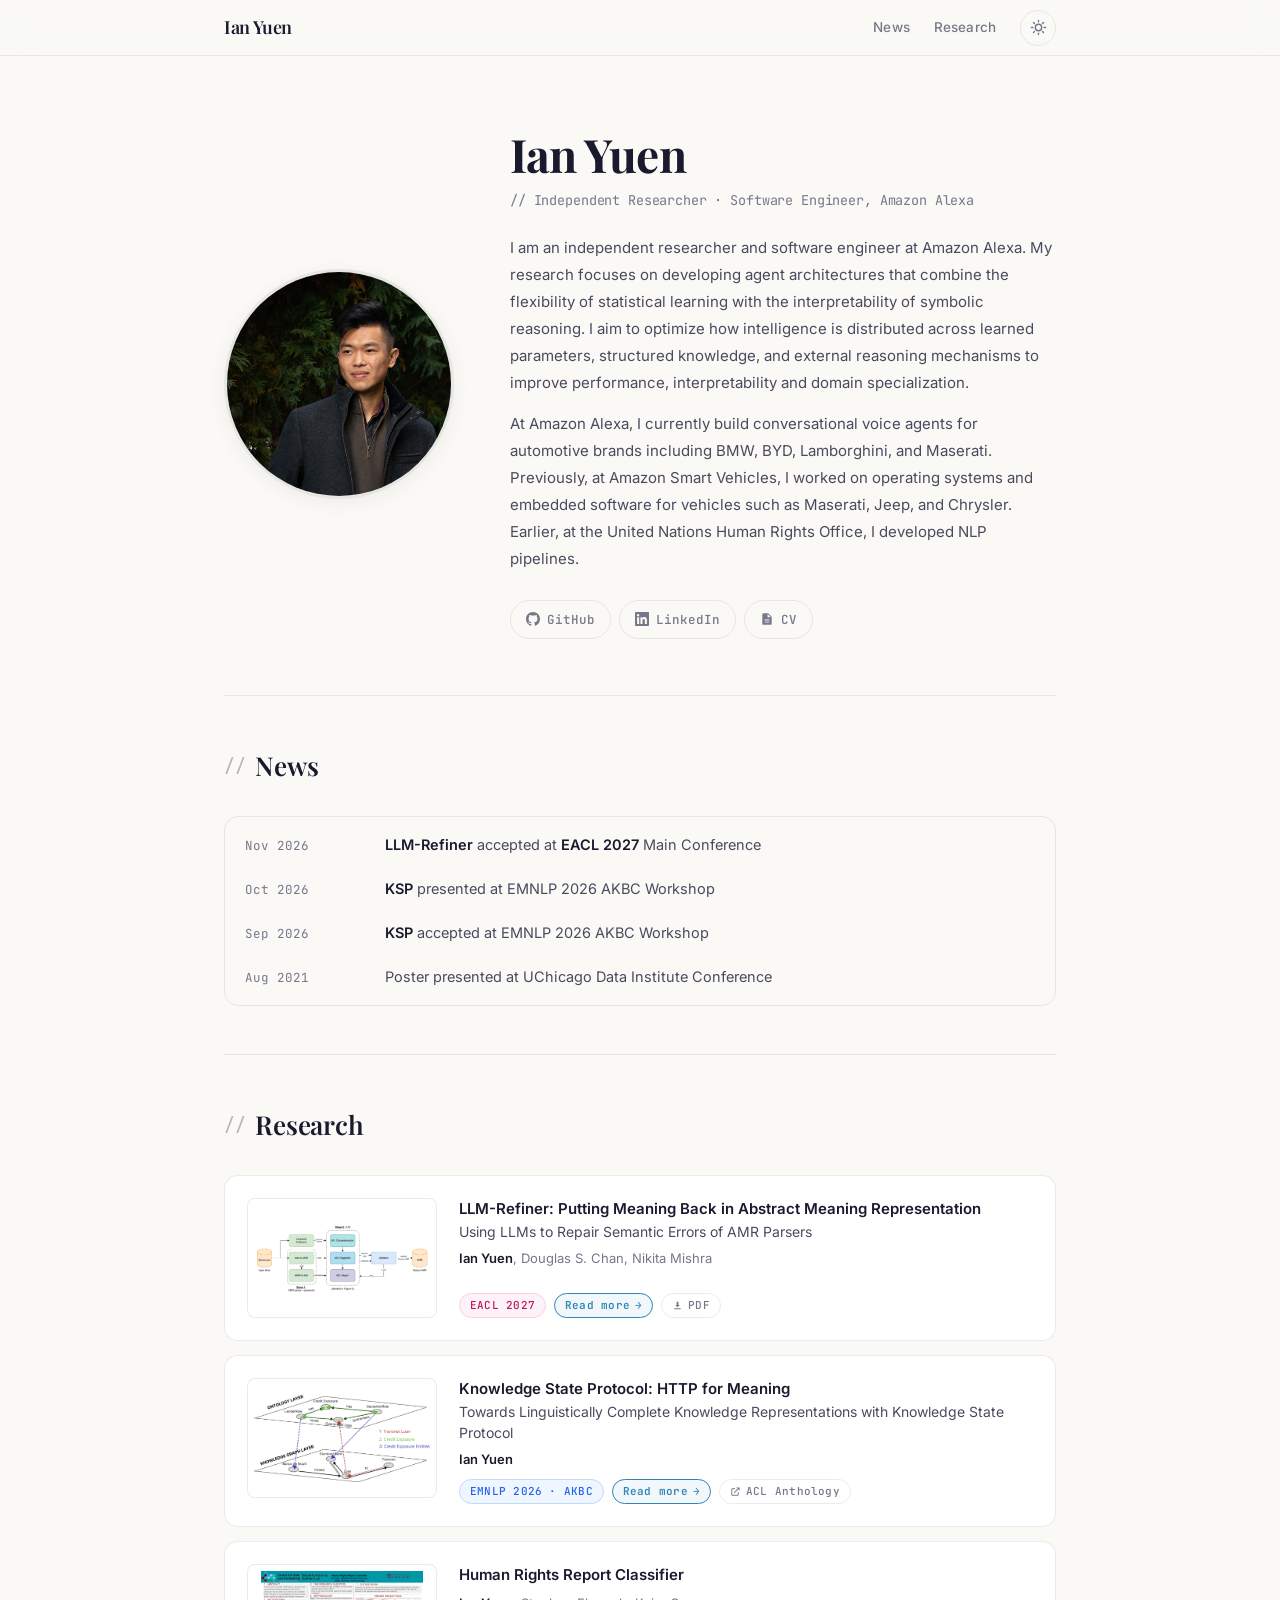
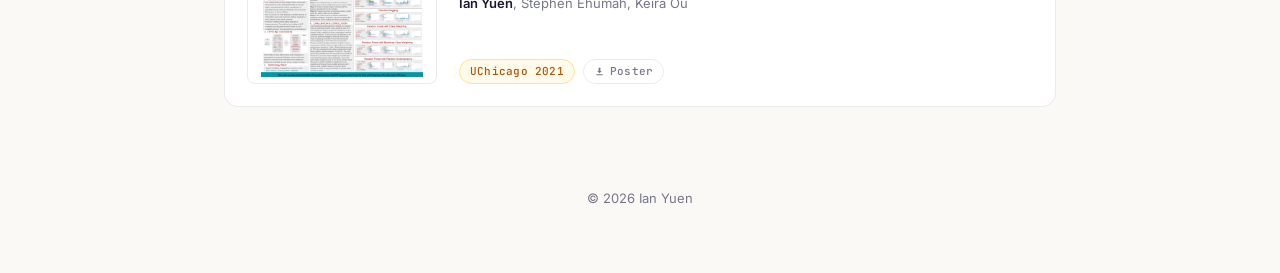
<file: index.html>
<!DOCTYPE html>
<html lang="en">
<head>
  <meta charset="UTF-8">
  <meta name="viewport" content="width=device-width, initial-scale=1.0">
  <title>Ian Yuen</title>
  <meta name="description" content="Ian Yuen – Independent researcher and software engineer at Amazon Alexa. Research on agent architectures combining statistical learning with symbolic reasoning.">
  <meta property="og:title" content="Ian Yuen">
  <meta property="og:description" content="Independent researcher · Software engineer at Amazon Alexa">
  <meta property="og:image" content="assets/img/profile.jpg">
  <meta name="theme-color" content="#faf9f6">
  <script>
    // Set theme before first paint to avoid a flash of the wrong theme.
    (function () {
      var t = null;
      try { t = localStorage.getItem('theme'); } catch (e) {}
      if (t !== 'light' && t !== 'dark') {
        t = window.matchMedia && window.matchMedia('(prefers-color-scheme: dark)').matches ? 'dark' : 'light';
      }
      document.documentElement.setAttribute('data-theme', t);
    })();
  </script>
  <link rel="preconnect" href="https://fonts.googleapis.com">
  <link rel="preconnect" href="https://fonts.gstatic.com" crossorigin>
  <link href="https://fonts.googleapis.com/css2?family=Playfair+Display:wght@500;600;700&family=Inter:wght@400;500;600&family=JetBrains+Mono:wght@400;500&display=swap" rel="stylesheet">
  <link rel="stylesheet" href="assets/css/site.css">
</head>
<body>

  <nav class="nav" aria-label="Main">
    <div class="nav-inner">
      <a href="#top" class="nav-logo">Ian Yuen</a>
      <div class="nav-links">
        <a href="#news">News</a>
        <a href="#research">Research</a>
        <button id="theme-toggle" type="button" aria-label="Toggle dark mode">
          <svg class="icon-sun" viewBox="0 0 24 24" fill="none" stroke="currentColor" stroke-width="2" stroke-linecap="round" aria-hidden="true"><circle cx="12" cy="12" r="4.5"/><path d="M12 2v2M12 20v2M4.93 4.93l1.41 1.41M17.66 17.66l1.41 1.41M2 12h2M20 12h2M4.93 19.07l1.41-1.41M17.66 6.34l1.41-1.41"/></svg>
          <svg class="icon-moon" viewBox="0 0 24 24" fill="none" stroke="currentColor" stroke-width="2" stroke-linecap="round" stroke-linejoin="round" aria-hidden="true"><path d="M21 12.79A9 9 0 1 1 11.21 3 7 7 0 0 0 21 12.79z"/></svg>
        </button>
      </div>
    </div>
  </nav>

  <main id="top">
    <!-- Section 1: Profile -->
    <section class="hero">
      <div class="hero-inner">
        <div class="hero-photo">
          <img src="assets/img/profile.jpg" alt="Portrait of Ian Yuen" width="800" height="800">
        </div>
        <div class="hero-text">
          <h1>Ian Yuen</h1>
          <p class="tagline">// Independent Researcher · Software Engineer, Amazon Alexa</p>
          <div class="bio">
            <p>I am an independent researcher and software engineer at Amazon Alexa. My research focuses on developing agent architectures that combine the flexibility of statistical learning with the interpretability of symbolic reasoning. I aim to optimize how intelligence is distributed across learned parameters, structured knowledge, and external reasoning mechanisms to improve performance, interpretability and domain specialization.</p>
            <p>At Amazon Alexa, I currently build conversational voice agents for automotive brands including BMW, BYD, Lamborghini, and Maserati. Previously, at Amazon Smart Vehicles, I worked on operating systems and embedded software for vehicles such as Maserati, Jeep, and Chrysler. Earlier, at the United Nations Human Rights Office, I developed NLP pipelines.</p>
          </div>

          <!-- Section 2: Buttons -->
          <div class="social-links">
            <a class="social-link" href="https://www.github.com/ianhugo" target="_blank" rel="noopener">
              <svg viewBox="0 0 24 24" aria-hidden="true"><path d="M12 0C5.374 0 0 5.373 0 12c0 5.302 3.438 9.8 8.207 11.387.599.111.793-.261.793-.577v-2.234c-3.338.726-4.033-1.416-4.033-1.416-.546-1.387-1.333-1.756-1.333-1.756-1.089-.745.083-.729.083-.729 1.205.084 1.839 1.237 1.839 1.237 1.07 1.834 2.807 1.304 3.492.997.107-.775.418-1.305.762-1.604-2.665-.305-5.467-1.334-5.467-5.931 0-1.311.469-2.381 1.236-3.221-.124-.303-.535-1.524.117-3.176 0 0 1.008-.322 3.301 1.23A11.509 11.509 0 0 1 12 5.803c1.02.005 2.047.138 3.006.404 2.291-1.552 3.297-1.23 3.297-1.23.653 1.653.242 2.874.118 3.176.77.84 1.235 1.911 1.235 3.221 0 4.609-2.807 5.624-5.479 5.921.43.372.823 1.102.823 2.222v3.293c0 .319.192.694.801.576C20.566 21.797 24 17.3 24 12c0-6.627-5.373-12-12-12z"/></svg>
              GitHub
            </a>
            <a class="social-link" href="https://www.linkedin.com/in/ian-y-a17928a8/" target="_blank" rel="noopener">
              <svg viewBox="0 0 24 24" aria-hidden="true"><path d="M20.447 20.452h-3.554v-5.569c0-1.328-.027-3.037-1.852-3.037-1.853 0-2.136 1.445-2.136 2.939v5.667H9.351V9h3.414v1.561h.046c.477-.9 1.637-1.85 3.37-1.85 3.601 0 4.267 2.37 4.267 5.455v6.286zM5.337 7.433a2.062 2.062 0 1 1 0-4.125 2.062 2.062 0 0 1 0 4.125zM7.119 20.452H3.555V9h3.564v11.452zM22.225 0H1.771C.792 0 0 .774 0 1.729v20.542C0 23.227.792 24 1.771 24h20.451C23.2 24 24 23.227 24 22.271V1.729C24 .774 23.2 0 22.222 0h.003z"/></svg>
              LinkedIn
            </a>
            <a class="social-link" href="assets/docs/Ian_Yuen_CV.pdf" target="_blank" rel="noopener">
              <svg viewBox="0 0 24 24" aria-hidden="true"><path d="M14 2H6a2 2 0 0 0-2 2v16a2 2 0 0 0 2 2h12a2 2 0 0 0 2-2V8l-6-6zm-1 7V3.5L18.5 9H13zM8 13h8v1.5H8V13zm0 3.5h8V18H8v-1.5z"/></svg>
              CV
            </a>
          </div>
        </div>
      </div>
    </section>

    <div class="divider"><hr></div>

    <!-- Section 3: News -->
    <section id="news" class="section anim">
      <h2 class="section-title"><span class="hash">//</span> News</h2>
      <ul class="news-list">
        <li class="news-item">
          <span class="news-date">Nov 2026</span>
          <span class="news-text"><strong>LLM-Refiner</strong> accepted at <strong>EACL 2027</strong> Main Conference</span>
        </li>
        <li class="news-item">
          <span class="news-date">Oct 2026</span>
          <span class="news-text"><strong>KSP</strong> presented at EMNLP 2026 AKBC Workshop</span>
        </li>
        <li class="news-item">
          <span class="news-date">Sep 2026</span>
          <span class="news-text"><strong>KSP</strong> accepted at EMNLP 2026 AKBC Workshop</span>
        </li>
        <li class="news-item">
          <span class="news-date">Aug 2021</span>
          <span class="news-text">Poster presented at UChicago Data Institute Conference</span>
        </li>
      </ul>
    </section>

    <div class="divider"><hr></div>

    <!-- Section 4: Publications -->
    <section id="research" class="section anim">
      <h2 class="section-title"><span class="hash">//</span> Research</h2>
      <div class="pub-list">

        <article class="pub-card">
          <a class="pub-image" href="research/llm-refiner/" tabindex="-1" aria-hidden="true">
            <img src="assets/img/pubs/llm-refiner.png" alt="" loading="lazy" width="900" height="359">
          </a>
          <div class="pub-info">
            <a class="pub-title" href="research/llm-refiner/">
              LLM-Refiner: Putting Meaning Back in Abstract Meaning Representation
              <span class="pub-subtitle">Using LLMs to Repair Semantic Errors of AMR Parsers</span>
            </a>
            <p class="pub-authors"><strong>Ian Yuen</strong>, Douglas S. Chan, Nikita Mishra</p>
            <div class="pub-meta">
              <span class="venue-badge venue-eacl">EACL 2027</span>
              <a class="pub-link primary" href="research/llm-refiner/">Read more <span class="arrow" aria-hidden="true">→</span></a>
              <a class="pub-link" href="assets/papers/llm-refiner-eacl2027.pdf" target="_blank" rel="noopener">
                <svg viewBox="0 0 24 24" aria-hidden="true"><path d="M12 16l-5-5h3V4h4v7h3l-5 5zm-7 2h14v2H5v-2z"/></svg>PDF
              </a>
            </div>
          </div>
        </article>

        <article class="pub-card">
          <a class="pub-image" href="research/ksp/" tabindex="-1" aria-hidden="true">
            <img src="assets/img/pubs/ksp.png" alt="" loading="lazy" width="900" height="450">
          </a>
          <div class="pub-info">
            <a class="pub-title" href="research/ksp/">
              Knowledge State Protocol: HTTP for Meaning
              <span class="pub-subtitle">Towards Linguistically Complete Knowledge Representations with Knowledge State Protocol</span>
            </a>
            <p class="pub-authors"><strong>Ian Yuen</strong></p>
            <div class="pub-meta">
              <span class="venue-badge venue-emnlp">EMNLP 2026 · AKBC</span>
              <a class="pub-link primary" href="research/ksp/">Read more <span class="arrow" aria-hidden="true">→</span></a>
              <a class="pub-link" href="https://aclanthology.org/2026.akbc-1.10/" target="_blank" rel="noopener">
                <svg viewBox="0 0 24 24" aria-hidden="true"><path d="M14 3h7v7h-2V6.41l-9.29 9.3-1.42-1.42 9.3-9.29H14V3zM5 5h6v2H5v12h12v-6h2v6a2 2 0 0 1-2 2H5a2 2 0 0 1-2-2V7a2 2 0 0 1 2-2z"/></svg>ACL Anthology
              </a>
            </div>
          </div>
        </article>

        <article class="pub-card">
          <a class="pub-image" href="assets/papers/human-rights-report-classifier-poster.pdf" target="_blank" rel="noopener" tabindex="-1" aria-hidden="true">
            <img src="assets/img/pubs/hr-poster.png" alt="" loading="lazy" width="900" height="591">
          </a>
          <div class="pub-info">
            <a class="pub-title" href="assets/papers/human-rights-report-classifier-poster.pdf" target="_blank" rel="noopener">
              Human Rights Report Classifier
            </a>
            <p class="pub-authors"><strong>Ian Yuen</strong>, Stephen Ehumah, Keira Ou</p>
            <div class="pub-meta">
              <span class="venue-badge venue-uchicago">UChicago 2021</span>
              <a class="pub-link" href="assets/papers/human-rights-report-classifier-poster.pdf" target="_blank" rel="noopener">
                <svg viewBox="0 0 24 24" aria-hidden="true"><path d="M12 16l-5-5h3V4h4v7h3l-5 5zm-7 2h14v2H5v-2z"/></svg>Poster
              </a>
            </div>
          </div>
        </article>

      </div>
    </section>
  </main>

  <footer>
    <p>&copy; <span id="year">2026</span> Ian Yuen</p>
  </footer>

  <script src="assets/js/site.js"></script>
</body>
</html>
</file>
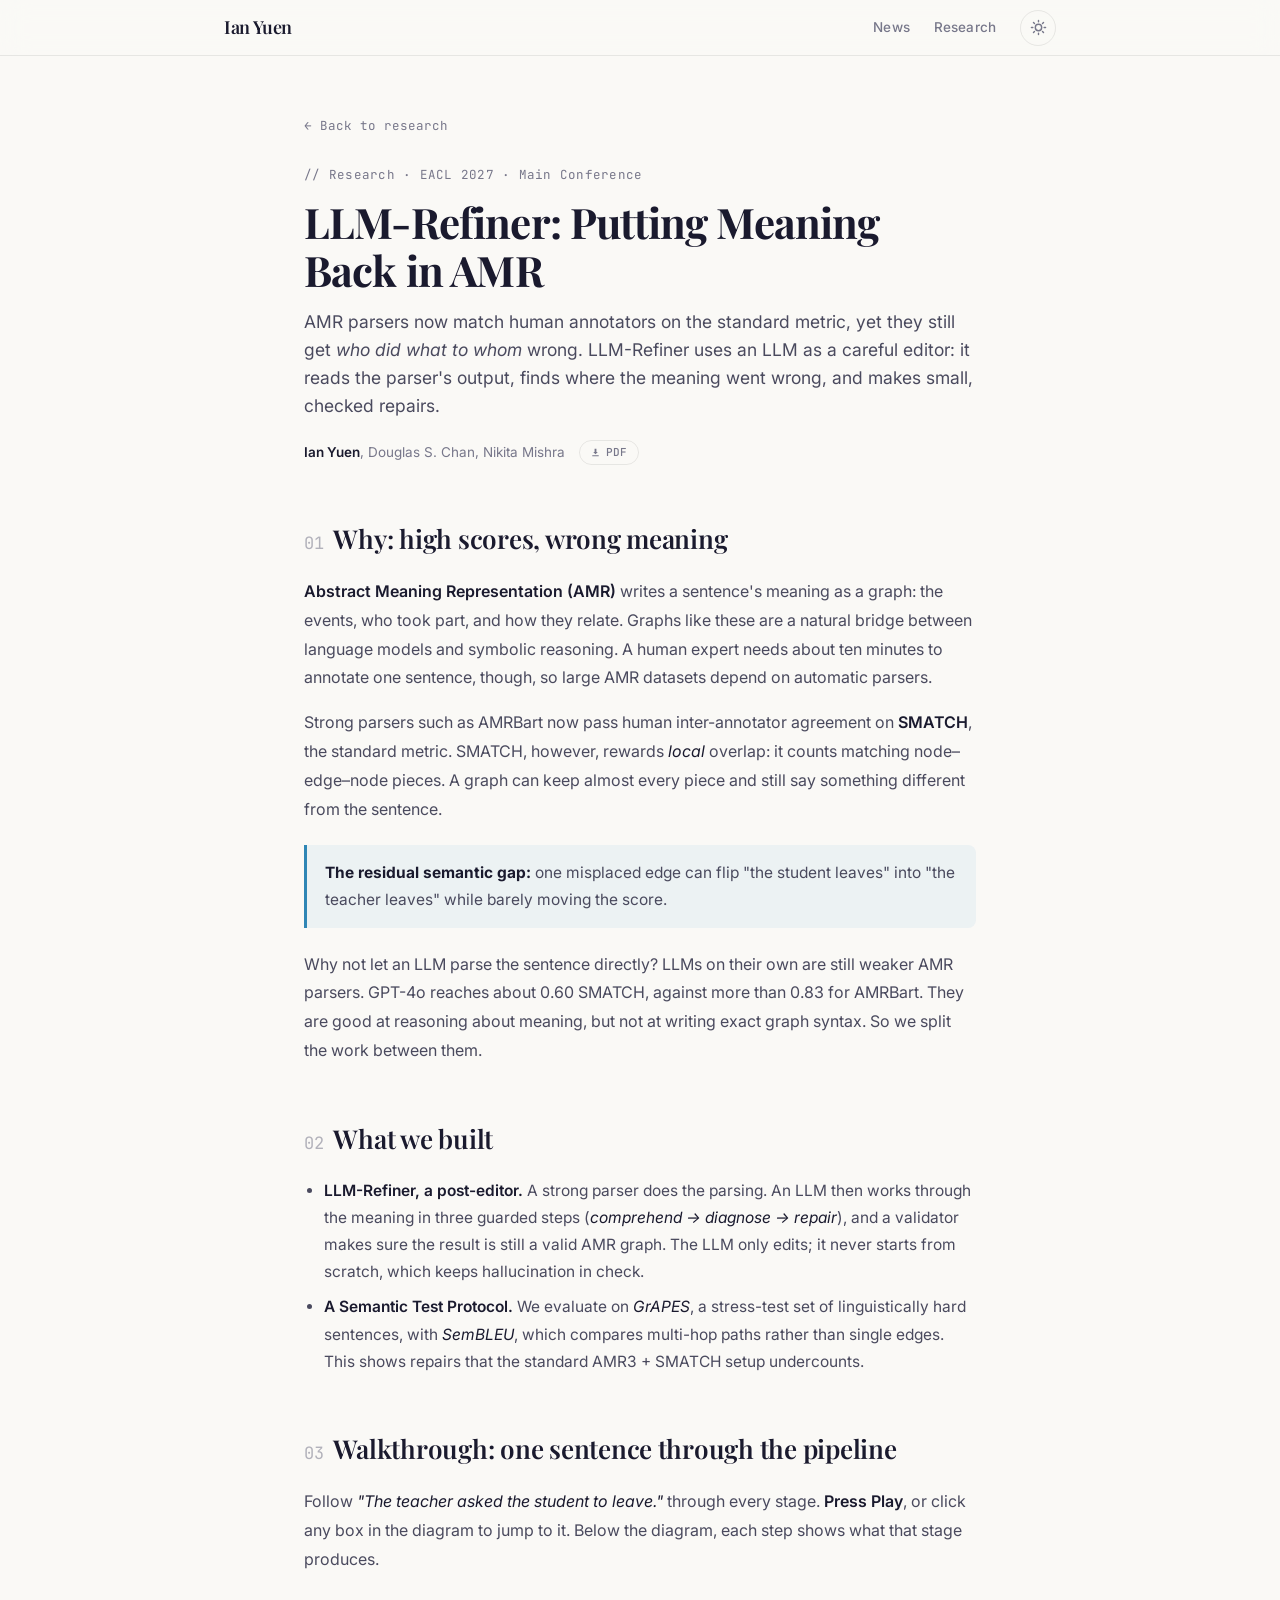
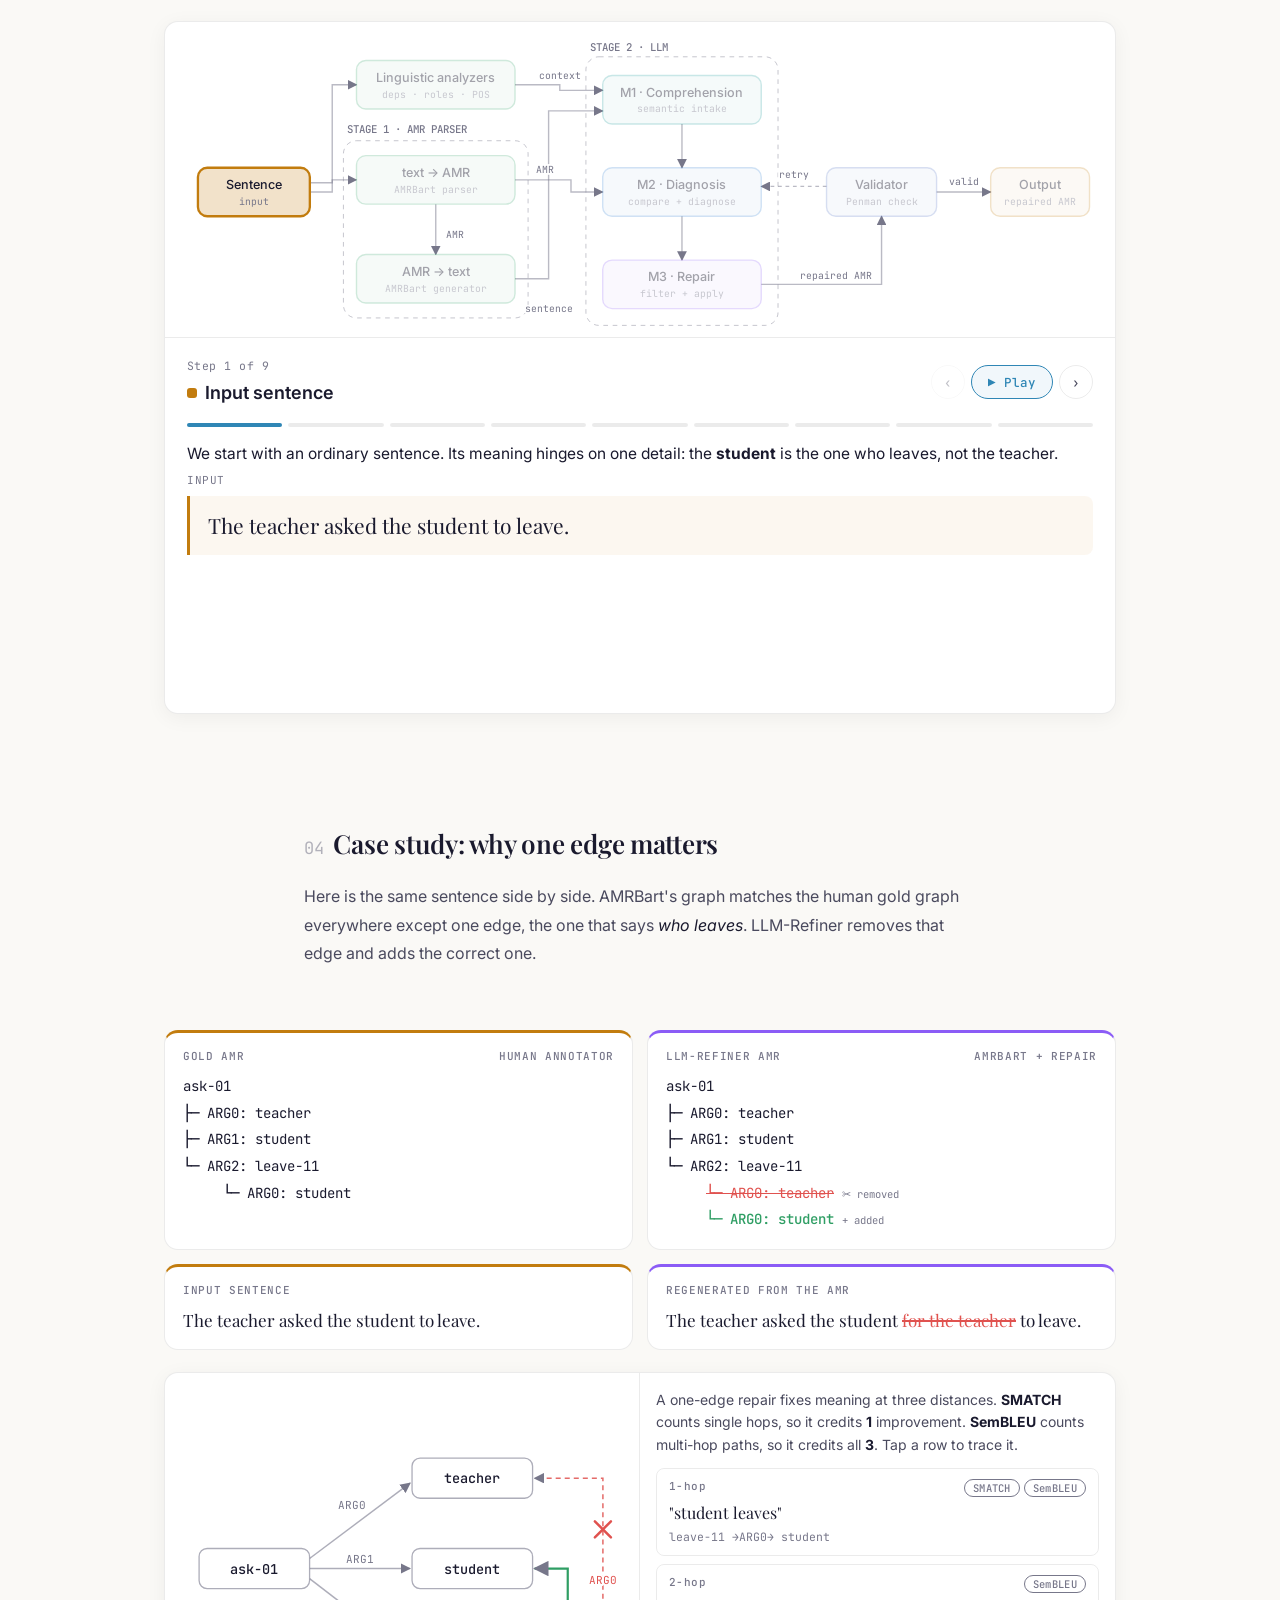
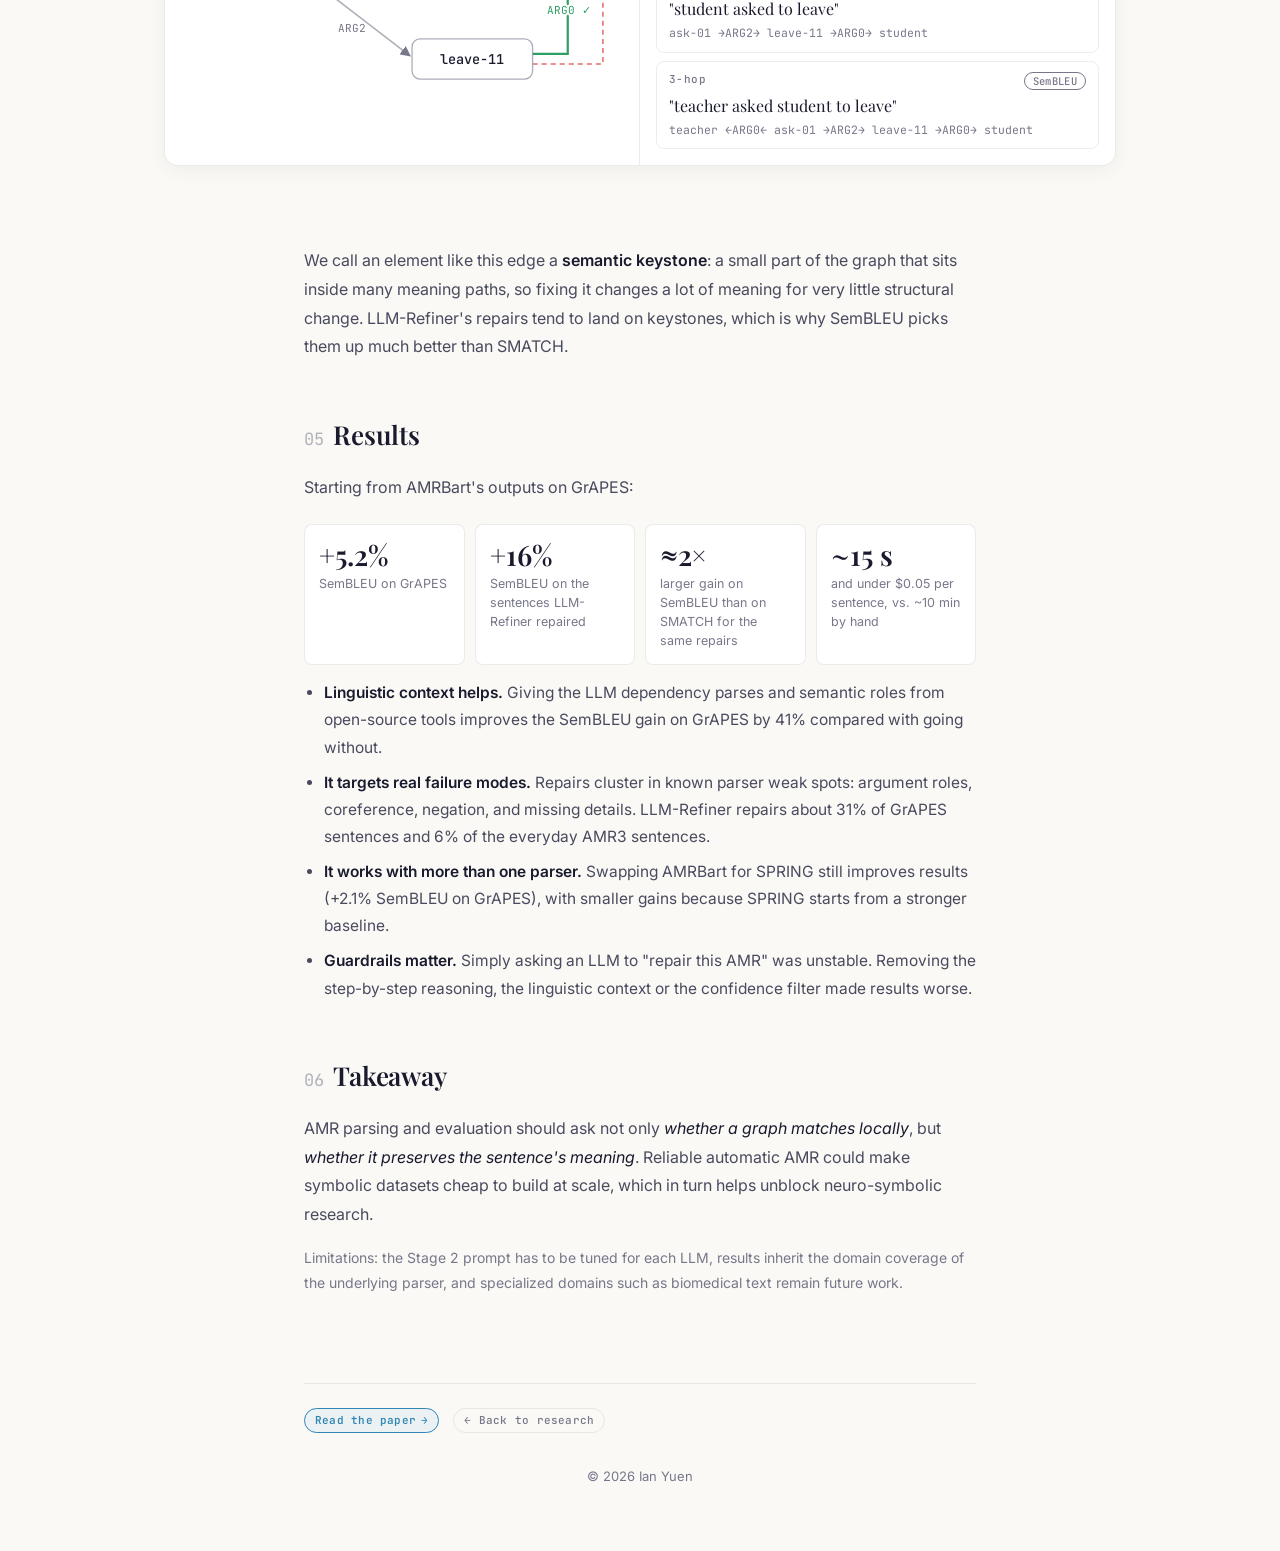
<file: research/llm-refiner/index.html>
<!DOCTYPE html>
<html lang="en">
<head>
  <meta charset="UTF-8">
  <meta name="viewport" content="width=device-width, initial-scale=1.0">
  <title>LLM-Refiner · Ian Yuen</title>
  <meta name="description" content="LLM-Refiner: an LLM post-editing pipeline that diagnoses and repairs semantic errors in strong AMR parsers. EACL 2027.">
  <meta property="og:title" content="LLM-Refiner: Putting Meaning Back in AMR">
  <meta property="og:description" content="Using LLMs to repair the semantic errors of strong AMR parsers.">
  <meta property="og:image" content="../../assets/img/pubs/llm-refiner.png">
  <meta name="theme-color" content="#faf9f6">
  <script>
    (function () {
      var t = null;
      try { t = localStorage.getItem('theme'); } catch (e) {}
      if (t !== 'light' && t !== 'dark') {
        t = window.matchMedia && window.matchMedia('(prefers-color-scheme: dark)').matches ? 'dark' : 'light';
      }
      document.documentElement.setAttribute('data-theme', t);
    })();
  </script>
  <link rel="preconnect" href="https://fonts.googleapis.com">
  <link rel="preconnect" href="https://fonts.gstatic.com" crossorigin>
  <link href="https://fonts.googleapis.com/css2?family=Playfair+Display:wght@500;600;700&family=Inter:wght@400;500;600&family=JetBrains+Mono:wght@400;500&display=swap" rel="stylesheet">
  <link rel="stylesheet" href="../../assets/css/site.css">
  <style>
    /* Stage colours (match the paper's pipeline figure, tuned per theme) */
    :root {
      --st-io: #c27c0e; --st-1: var(--c-kg); --st-m1: #0f9494; --st-m2: var(--c-onto);
      --st-m3: var(--c-mix); --st-val: #4f6fc4;
      --del: var(--c-amr); --add: var(--c-kg);
    }
    [data-theme="dark"] { --st-io: #f0b44c; --st-m1: #3fd0cf; --st-val: #8fa8ef; }

    .wide { max-width: 1000px; margin: 8px auto 0; padding: 0 24px; }
    .card {
      border: 1px solid var(--border); border-radius: var(--radius);
      background: var(--bg-card); box-shadow: var(--shadow);
    }

    /* ---------- Pipeline diagram ---------- */
    .wt-diagram { padding: 18px 18px 6px; }
    .wt-diagram svg { display: block; width: 100%; height: auto; overflow: visible; }
    .pgroup rect { fill: none; stroke: var(--text-muted); stroke-opacity: 0.45; stroke-dasharray: 5 5; }
    .pgroup text { font: 500 11.5px var(--font-mono); fill: var(--text-muted); }
    .pnode { cursor: pointer; transition: opacity 0.35s; }
    .pnode rect {
      fill: color-mix(in srgb, var(--s) 10%, var(--bg-card));
      stroke: color-mix(in srgb, var(--s) 55%, transparent); stroke-width: 1.5;
      transition: fill 0.3s, stroke-width 0.3s;
    }
    .pnode text { font: 500 13.5px var(--font-sans); fill: var(--text); text-anchor: middle; dominant-baseline: central; pointer-events: none; }
    .pnode text.sub { font: 400 10.5px var(--font-mono); fill: var(--text-muted); }
    .pnode.future { opacity: 0.4; }
    .pnode.active rect { fill: color-mix(in srgb, var(--s) 22%, var(--bg-card)); stroke: var(--s); stroke-width: 2.5; }
    .pnode:hover rect, .pnode:focus-visible rect { stroke: var(--s); }
    .pnode:focus { outline: none; }
    .pedge path { fill: none; stroke: var(--text-muted); stroke-opacity: 0.5; stroke-width: 1.5; transition: stroke 0.3s, stroke-opacity 0.3s; }
    .pedge.retry path { stroke-dasharray: 4 4; }
    .pedge text { font: 400 10.5px var(--font-mono); fill: var(--text-muted); text-anchor: middle; }
    .pedge text.bg { stroke: var(--bg-card); stroke-width: 4px; stroke-linejoin: round; }
    .pedge.flow path { stroke: var(--accent); stroke-opacity: 1; stroke-width: 2; stroke-dasharray: 7 5; animation: flow 0.9s linear infinite; }
    .pedge.flow text { fill: var(--accent); }
    .pedge.flow.retry path { stroke: var(--del); }
    .pedge.flow.retry text { fill: var(--del); }
    @keyframes flow { to { stroke-dashoffset: -24; } }
    .arrowhead { fill: var(--text-muted); }
    .arrowhead.on { fill: var(--accent); }

    /* ---------- Walkthrough panel ---------- */
    .wt-panel { border-top: 1px solid var(--border); padding: 18px 22px 22px; }
    .wt-head { display: flex; align-items: center; justify-content: space-between; gap: 12px; flex-wrap: wrap; }
    .wt-count { font-family: var(--font-mono); font-size: 11.5px; color: var(--text-muted); letter-spacing: 0.04em; }
    .wt-title { font-size: 18px; font-weight: 600; color: var(--text); margin-top: 2px; display: flex; align-items: center; gap: 8px; }
    .wt-title::before { content: ''; width: 10px; height: 10px; border-radius: 3px; background: var(--s, var(--accent)); flex-shrink: 0; }
    .wt-controls { display: flex; align-items: center; gap: 6px; }
    .wt-btn {
      display: inline-flex; align-items: center; justify-content: center; gap: 6px;
      height: 34px; min-width: 34px; padding: 0 12px; border-radius: 100px; cursor: pointer;
      border: 1px solid var(--border); background: transparent; color: var(--text-secondary);
      font: 500 12.5px var(--font-mono); transition: all 0.2s;
    }
    .wt-btn:hover:not(:disabled) { color: var(--accent); border-color: var(--accent); }
    .wt-btn:disabled { opacity: 0.35; cursor: default; }
    .wt-btn.play { color: var(--accent); border-color: var(--accent); background: var(--accent-soft); padding: 0 16px; }
    .wt-btn.play:hover { background: var(--accent); color: var(--bg-card); }
    .wt-dots { display: flex; gap: 6px; margin: 14px 0 4px; }
    .wt-dot {
      flex: 1; height: 4px; border-radius: 4px; border: 0; padding: 0; cursor: pointer;
      background: var(--border); position: relative; overflow: hidden;
    }
    .wt-dot::after { content: ''; position: absolute; inset: -8px 0; } /* bigger hit area */
    .wt-dot.done { background: color-mix(in srgb, var(--accent) 45%, var(--border)); }
    .wt-dot.active { background: var(--accent); }
    .wt-body { min-height: 250px; margin-top: 14px; }
    .wt-body > p { color: var(--text-secondary); font-size: 15px; line-height: 1.75; margin-bottom: 14px; max-width: 70ch; }
    .wt-body > p strong { color: var(--text); }
    .wt-fade { animation: fadeIn 0.35s ease; }
    @keyframes fadeIn { from { opacity: 0; transform: translateY(4px); } to { opacity: 1; transform: none; } }

    .out-label { display: block; font-family: var(--font-mono); font-size: 11px; color: var(--text-muted); letter-spacing: 0.05em; text-transform: uppercase; margin: 4px 0 6px; }
    .quote {
      font-family: var(--font-serif); font-size: 21px; line-height: 1.5; color: var(--text);
      padding: 14px 18px; border-left: 3px solid var(--st-io); background: color-mix(in srgb, var(--st-io) 6%, transparent);
      border-radius: 0 var(--radius-sm) var(--radius-sm) 0;
    }
    .quote mark { background: color-mix(in srgb, var(--del) 20%, transparent); color: var(--del); border-radius: 3px; padding: 0 3px; }
    .quote del, .sentence del { color: var(--del); text-decoration-thickness: 2px; }
    .amr {
      font-family: var(--font-mono); font-size: 13px; line-height: 1.75;
      background: var(--bg); border: 1px solid var(--border); border-radius: var(--radius-sm);
      padding: 12px 14px; overflow-x: auto; white-space: pre; color: var(--text-secondary);
    }
    .amr .c { color: var(--text); font-weight: 500; }
    .amr .r { color: var(--accent); }
    .amr .line { display: block; padding: 0 6px; margin: 0 -6px; border-radius: 4px; }
    .amr .line.del { background: color-mix(in srgb, var(--del) 12%, transparent); text-decoration: line-through; text-decoration-color: var(--del); }
    .amr .line.add { background: color-mix(in srgb, var(--add) 14%, transparent); }
    .amr .line.del::before { content: '−'; color: var(--del); position: absolute; margin-left: -14px; }
    .amr .line.add::before { content: '+'; color: var(--add); position: absolute; margin-left: -14px; }
    .amr .line.del, .amr .line.add { padding-left: 18px; margin-left: -18px; position: relative; }
    .amr .line.spot { background: color-mix(in srgb, var(--st-io) 14%, transparent); }
    .two { display: grid; grid-template-columns: 1fr 1fr; gap: 14px; }
    .mini-table { width: 100%; border-collapse: collapse; font-size: 13.5px; }
    .mini-table th, .mini-table td { text-align: left; padding: 8px 10px; border-bottom: 1px solid var(--border); vertical-align: top; }
    .mini-table th { font: 500 11px var(--font-mono); color: var(--text-muted); letter-spacing: 0.04em; }
    .mini-table td { color: var(--text-secondary); }
    .mini-table td:first-child { color: var(--text); font-weight: 500; }
    .mini-table code, .k { font-family: var(--font-mono); font-size: 12.5px; }
    .mini-table tr.flag td { background: color-mix(in srgb, var(--del) 8%, transparent); }
    .mini-table tr.flag td.bad { color: var(--del); font-weight: 600; }
    .tag {
      display: inline-block; font: 500 10.5px var(--font-mono); letter-spacing: 0.03em;
      padding: 1px 8px; border-radius: 100px; border: 1px solid currentColor; white-space: nowrap;
    }
    .tag.bad { color: var(--del); } .tag.good { color: var(--add); } .tag.muted { color: var(--text-muted); }
    .diag {
      border: 1px solid color-mix(in srgb, var(--st-m2) 40%, transparent); border-radius: var(--radius-sm);
      background: color-mix(in srgb, var(--st-m2) 6%, transparent); padding: 12px 14px; font-size: 14px; line-height: 1.65; color: var(--text-secondary);
    }
    .diag strong { color: var(--text); }
    .diag + .diag { margin-top: 8px; }
    .cand { display: flex; align-items: flex-start; justify-content: space-between; gap: 12px; padding: 10px 12px; border: 1px solid var(--border); border-radius: var(--radius-sm); font-size: 14px; color: var(--text-secondary); }
    .cand + .cand { margin-top: 6px; }
    .cand.dropped { opacity: 0.55; }
    .cand.dropped .what { text-decoration: line-through; }
    .ok-line { font-family: var(--font-mono); font-size: 13px; color: var(--text-secondary); padding: 10px 12px; border: 1px solid var(--border); border-radius: var(--radius-sm); background: var(--bg); }
    .ok-line .good { color: var(--add); font-weight: 500; }

    /* ---------- Case study ---------- */
    .cs-compare { display: grid; grid-template-columns: 1fr 1fr; gap: 14px; margin: 22px 0 10px; }
    .cs-box { border: 1px solid var(--border); border-radius: var(--radius); background: var(--bg-card); padding: 16px 18px; }
    .cs-box h4 { font: 500 11px var(--font-mono); color: var(--text-muted); letter-spacing: 0.06em; text-transform: uppercase; margin-bottom: 10px; display: flex; justify-content: space-between; gap: 8px; }
    .cs-box.gold { border-top: 3px solid var(--st-io); }
    .cs-box.ours { border-top: 3px solid var(--st-m3); }
    .tree { font-family: var(--font-mono); font-size: 14px; line-height: 1.9; color: var(--text); white-space: pre; overflow-x: auto; }
    .tree .del { color: var(--del); text-decoration: line-through; }
    .tree .add { color: var(--add); font-weight: 500; }
    .tree .who { font-size: 10.5px; color: var(--text-muted); text-decoration: none; display: inline-block; margin-left: 8px; }
    .sentence { font-family: var(--font-serif); font-size: 17px; line-height: 1.55; color: var(--text); }

    .nb { display: grid; grid-template-columns: 1fr 1fr; gap: 0; overflow: hidden; margin: 22px 0 8px; }
    .nb-graph { padding: 16px; border-right: 1px solid var(--border); display: flex; align-items: center; }
    .nb-graph svg { width: 100%; height: auto; display: block; }
    .g-node rect { fill: var(--bg-card); stroke: var(--text-muted); stroke-opacity: 0.6; stroke-width: 1.3; transition: stroke 0.25s, fill 0.25s; }
    .g-node text { font: 500 13.5px var(--font-mono); fill: var(--text); text-anchor: middle; dominant-baseline: central; }
    .g-node.on rect { stroke: var(--accent); stroke-opacity: 1; stroke-width: 2; fill: var(--accent-soft); }
    .g-edge path { fill: none; stroke: var(--text-muted); stroke-opacity: 0.6; stroke-width: 1.5; transition: stroke 0.25s, stroke-width 0.25s; }
    .g-edge text { font: 400 11px var(--font-mono); fill: var(--text-muted); text-anchor: middle; }
    .g-edge text.bg { stroke: var(--bg-card); stroke-width: 4px; stroke-linejoin: round; }
    .g-edge.removed path { stroke: var(--del); stroke-opacity: 0.85; stroke-dasharray: 5 4; }
    .g-edge.removed text { fill: var(--del); }
    .g-edge.added path { stroke: var(--add); stroke-opacity: 1; stroke-width: 2.2; }
    .g-edge.added text { fill: var(--add); }
    .g-edge.on path { stroke: var(--accent); stroke-opacity: 1; stroke-width: 3; }
    .g-edge.on.added path { stroke: var(--add); stroke-width: 3.5; }
    .g-x { stroke: var(--del); stroke-width: 2.5; stroke-linecap: round; }
    .g-arrow { fill: var(--text-muted); }
    .nb-rows { padding: 16px; display: flex; flex-direction: column; gap: 8px; }
    .nb-sum { font-size: 14px; color: var(--text-secondary); line-height: 1.6; margin-bottom: 4px; }
    .nb-sum strong { color: var(--text); }
    .kgram {
      text-align: left; cursor: pointer; width: 100%;
      border: 1px solid var(--border); border-radius: var(--radius-sm); background: transparent;
      padding: 10px 12px; color: var(--text); font: 400 13.5px/1.5 var(--font-sans);
      transition: border-color 0.2s, background 0.2s;
    }
    .kgram:hover, .kgram[aria-pressed="true"] { border-color: var(--accent); background: var(--accent-soft); }
    .kgram .hop { display: flex; justify-content: space-between; gap: 8px; font: 500 11px var(--font-mono); color: var(--text-muted); letter-spacing: 0.04em; margin-bottom: 4px; }
    .kgram .mean { font-family: var(--font-serif); font-size: 16px; }
    .kgram .chain { display: block; font-family: var(--font-mono); font-size: 11.5px; color: var(--text-muted); margin-top: 3px; }
    .seen { display: inline-flex; gap: 4px; }

    /* ---------- Results ---------- */
    .stats { display: grid; grid-template-columns: repeat(4, 1fr); gap: 10px; margin: 22px 0 14px; }
    .stat { border: 1px solid var(--border); border-radius: var(--radius-sm); background: var(--bg-card); padding: 14px; }
    .stat .num { font-family: var(--font-serif); font-size: 28px; font-weight: 600; color: var(--text); line-height: 1.15; }
    .stat .lbl { font-size: 12.5px; color: var(--text-muted); line-height: 1.5; margin-top: 4px; }

    @media (max-width: 860px) {
      .stats { grid-template-columns: 1fr 1fr; }
      .nb { grid-template-columns: 1fr; }
      .nb-graph { border-right: 0; border-bottom: 1px solid var(--border); }
    }
    @media (max-width: 640px) {
      .wide { padding: 0 16px; }
      .wt-diagram { padding: 12px 10px 4px; }
      .wt-panel { padding: 14px 14px 18px; }
      .wt-head { flex-direction: column; align-items: stretch; gap: 10px; }
      .wt-controls { justify-content: space-between; }
      .wt-btn.play { flex: 1; }
      .wt-title { font-size: 16.5px; }
      .wt-body { min-height: 0; }
      .two, .cs-compare { grid-template-columns: 1fr; }
      .quote { font-size: 18px; }
      .amr { font-size: 12px; }
      .tree { font-size: 13px; }
      .mini-table { font-size: 12.5px; }
      .mini-table th, .mini-table td { padding: 7px 6px; }
      .stat .num { font-size: 24px; }
    }
    @media (prefers-reduced-motion: reduce) {
      .pedge.flow path { animation: none; stroke-dasharray: none; }
      .pnode, .pnode rect, .pedge path { transition: none; }
      .wt-fade { animation: none; }
    }
  </style>
</head>
<body>

  <nav class="nav" aria-label="Main">
    <div class="nav-inner">
      <a href="../../" class="nav-logo">Ian Yuen</a>
      <div class="nav-links">
        <a href="../../#news">News</a>
        <a href="../../#research">Research</a>
        <button id="theme-toggle" type="button" aria-label="Toggle dark mode">
          <svg class="icon-sun" viewBox="0 0 24 24" fill="none" stroke="currentColor" stroke-width="2" stroke-linecap="round" aria-hidden="true"><circle cx="12" cy="12" r="4.5"/><path d="M12 2v2M12 20v2M4.93 4.93l1.41 1.41M17.66 17.66l1.41 1.41M2 12h2M20 12h2M4.93 19.07l1.41-1.41M17.66 6.34l1.41-1.41"/></svg>
          <svg class="icon-moon" viewBox="0 0 24 24" fill="none" stroke="currentColor" stroke-width="2" stroke-linecap="round" stroke-linejoin="round" aria-hidden="true"><path d="M21 12.79A9 9 0 1 1 11.21 3 7 7 0 0 0 21 12.79z"/></svg>
        </button>
      </div>
    </div>
  </nav>

  <main>
    <article>
      <div class="post">
        <a class="post-back" href="../../#research">← Back to research</a>
        <p class="post-kicker">// Research · EACL 2027 · Main Conference</p>
        <h1>LLM-Refiner: Putting Meaning Back in AMR</h1>
        <p class="post-dek">AMR parsers now match human annotators on the standard metric, yet they still get <em>who did what to whom</em> wrong. LLM-Refiner uses an LLM as a careful editor: it reads the parser's output, finds where the meaning went wrong, and makes small, checked repairs.</p>
        <div class="post-meta">
          <span><strong>Ian Yuen</strong>, Douglas S. Chan, Nikita Mishra</span>
          <a class="pub-link" href="../../assets/papers/llm-refiner-eacl2027.pdf" target="_blank" rel="noopener">
            <svg viewBox="0 0 24 24" aria-hidden="true"><path d="M12 16l-5-5h3V4h4v7h3l-5 5zm-7 2h14v2H5v-2z"/></svg>PDF
          </a>
        </div>

        <div class="post-body">
          <h2 id="why"><span class="hash">01</span> Why: high scores, wrong meaning</h2>
          <p><strong>Abstract Meaning Representation (AMR)</strong> writes a sentence's meaning as a graph: the events, who took part, and how they relate. Graphs like these are a natural bridge between language models and symbolic reasoning. A human expert needs about ten minutes to annotate one sentence, though, so large AMR datasets depend on automatic parsers.</p>
          <p>Strong parsers such as AMRBart now pass human inter-annotator agreement on <strong>SMATCH</strong>, the standard metric. SMATCH, however, rewards <em>local</em> overlap: it counts matching node–edge–node pieces. A graph can keep almost every piece and still say something different from the sentence.</p>
          <div class="callout">
            <strong>The residual semantic gap:</strong> one misplaced edge can flip "the student leaves" into "the teacher leaves" while barely moving the score.
          </div>
          <p>Why not let an LLM parse the sentence directly? LLMs on their own are still weaker AMR parsers. GPT-4o reaches about 0.60 SMATCH, against more than 0.83 for AMRBart. They are good at reasoning about meaning, but not at writing exact graph syntax. So we split the work between them.</p>

          <h2 id="what"><span class="hash">02</span> What we built</h2>
          <ul>
            <li><strong>LLM-Refiner, a post-editor.</strong> A strong parser does the parsing. An LLM then works through the meaning in three guarded steps (<em>comprehend → diagnose → repair</em>), and a validator makes sure the result is still a valid AMR graph. The LLM only edits; it never starts from scratch, which keeps hallucination in check.</li>
            <li><strong>A Semantic Test Protocol.</strong> We evaluate on <em>GrAPES</em>, a stress-test set of linguistically hard sentences, with <em>SemBLEU</em>, which compares multi-hop paths rather than single edges. This shows repairs that the standard AMR3 + SMATCH setup undercounts.</li>
          </ul>

          <h2 id="walkthrough"><span class="hash">03</span> Walkthrough: one sentence through the pipeline</h2>
          <p>Follow <em>"The teacher asked the student to leave."</em> through every stage. <strong>Press Play</strong>, or click any box in the diagram to jump to it. Below the diagram, each step shows what that stage produces.</p>
        </div>
      </div>

      <section class="wide" aria-label="Interactive LLM-Refiner pipeline walkthrough">
        <div class="card" id="wt">
          <div class="wt-diagram" id="wt-diagram" aria-hidden="true"></div>
          <div class="wt-panel">
            <div class="wt-head">
              <div>
                <div class="wt-count" id="wt-count">Step 1 of 9</div>
                <div class="wt-title" id="wt-title">Input sentence</div>
              </div>
              <div class="wt-controls">
                <button class="wt-btn" id="wt-prev" type="button" aria-label="Previous step">‹</button>
                <button class="wt-btn play" id="wt-play" type="button">▶ Play</button>
                <button class="wt-btn" id="wt-next" type="button" aria-label="Next step">›</button>
              </div>
            </div>
            <div class="wt-dots" id="wt-dots" role="tablist" aria-label="Walkthrough steps"></div>
            <div class="wt-body" id="wt-body" aria-live="polite"></div>
          </div>
        </div>
      </section>

      <div class="post">
        <div class="post-body" style="margin-top:0">
          <h2 id="case"><span class="hash">04</span> Case study: why one edge matters</h2>
          <p>Here is the same sentence side by side. AMRBart's graph matches the human gold graph everywhere except one edge, the one that says <em>who leaves</em>. LLM-Refiner removes that edge and adds the correct one.</p>
        </div>
      </div>

      <section class="wide" aria-label="Case study comparison">
        <div class="cs-compare">
          <div class="cs-box gold">
            <h4><span>Gold AMR</span><span>human annotator</span></h4>
            <div class="tree">ask-01
├─ ARG0: teacher
├─ ARG1: student
└─ ARG2: leave-11
     └─ ARG0: student</div>
          </div>
          <div class="cs-box ours">
            <h4><span>LLM-Refiner AMR</span><span>AMRBart + repair</span></h4>
            <div class="tree">ask-01
├─ ARG0: teacher
├─ ARG1: student
└─ ARG2: leave-11
     <span class="del">└─ ARG0: teacher</span><span class="who">✂ removed</span>
     <span class="add">└─ ARG0: student</span><span class="who">+ added</span></div>
          </div>
          <div class="cs-box gold">
            <h4><span>Input sentence</span></h4>
            <p class="sentence">The teacher asked the student to leave.</p>
          </div>
          <div class="cs-box ours">
            <h4><span>Regenerated from the AMR</span></h4>
            <p class="sentence">The teacher asked the student <del>for the teacher</del> to leave.</p>
          </div>
        </div>

        <div class="card nb">
          <div class="nb-graph" id="nb-graph"></div>
          <div class="nb-rows">
            <p class="nb-sum">A one-edge repair fixes meaning at three distances. <strong>SMATCH</strong> counts single hops, so it credits <strong>1</strong> improvement. <strong>SemBLEU</strong> counts multi-hop paths, so it credits all <strong>3</strong>. Tap a row to trace it.</p>
            <button class="kgram" type="button" data-k="1" aria-pressed="false">
              <span class="hop"><span>1-hop</span><span class="seen"><span class="tag muted">SMATCH</span><span class="tag muted">SemBLEU</span></span></span>
              <span class="mean">"student leaves"</span>
              <span class="chain">leave-11 →ARG0→ student</span>
            </button>
            <button class="kgram" type="button" data-k="2" aria-pressed="false">
              <span class="hop"><span>2-hop</span><span class="seen"><span class="tag muted">SemBLEU</span></span></span>
              <span class="mean">"student asked to leave"</span>
              <span class="chain">ask-01 →ARG2→ leave-11 →ARG0→ student</span>
            </button>
            <button class="kgram" type="button" data-k="3" aria-pressed="false">
              <span class="hop"><span>3-hop</span><span class="seen"><span class="tag muted">SemBLEU</span></span></span>
              <span class="mean">"teacher asked student to leave"</span>
              <span class="chain">teacher ←ARG0← ask-01 →ARG2→ leave-11 →ARG0→ student</span>
            </button>
          </div>
        </div>
      </section>

      <div class="post">
        <div class="post-body" style="margin-top:0">
          <p style="margin-top:16px">We call an element like this edge a <strong>semantic keystone</strong>: a small part of the graph that sits inside many meaning paths, so fixing it changes a lot of meaning for very little structural change. LLM-Refiner's repairs tend to land on keystones, which is why SemBLEU picks them up much better than SMATCH.</p>

          <h2 id="results"><span class="hash">05</span> Results</h2>
          <p>Starting from AMRBart's outputs on GrAPES:</p>
          <div class="stats">
            <div class="stat"><div class="num">+5.2%</div><div class="lbl">SemBLEU on GrAPES</div></div>
            <div class="stat"><div class="num">+16%</div><div class="lbl">SemBLEU on the sentences LLM-Refiner repaired</div></div>
            <div class="stat"><div class="num">≈2×</div><div class="lbl">larger gain on SemBLEU than on SMATCH for the same repairs</div></div>
            <div class="stat"><div class="num">~15 s</div><div class="lbl">and under $0.05 per sentence, vs. ~10 min by hand</div></div>
          </div>
          <ul>
            <li><strong>Linguistic context helps.</strong> Giving the LLM dependency parses and semantic roles from open-source tools improves the SemBLEU gain on GrAPES by 41% compared with going without.</li>
            <li><strong>It targets real failure modes.</strong> Repairs cluster in known parser weak spots: argument roles, coreference, negation, and missing details. LLM-Refiner repairs about 31% of GrAPES sentences and 6% of the everyday AMR3 sentences.</li>
            <li><strong>It works with more than one parser.</strong> Swapping AMRBart for SPRING still improves results (+2.1% SemBLEU on GrAPES), with smaller gains because SPRING starts from a stronger baseline.</li>
            <li><strong>Guardrails matter.</strong> Simply asking an LLM to "repair this AMR" was unstable. Removing the step-by-step reasoning, the linguistic context or the confidence filter made results worse.</li>
          </ul>

          <h2 id="takeaway"><span class="hash">06</span> Takeaway</h2>
          <p>AMR parsing and evaluation should ask not only <em>whether a graph matches locally</em>, but <em>whether it preserves the sentence's meaning</em>. Reliable automatic AMR could make symbolic datasets cheap to build at scale, which in turn helps unblock neuro-symbolic research.</p>
          <p style="font-size:14px;color:var(--text-muted)">Limitations: the Stage 2 prompt has to be tuned for each LLM, results inherit the domain coverage of the underlying parser, and specialized domains such as biomedical text remain future work.</p>
        </div>
      </div>

      <div class="post-end">
        <hr>
        <div class="post-meta">
          <a class="pub-link primary" href="../../assets/papers/llm-refiner-eacl2027.pdf" target="_blank" rel="noopener">Read the paper <span class="arrow" aria-hidden="true">→</span></a>
          <a class="pub-link" href="../../#research">← Back to research</a>
        </div>
      </div>
    </article>
  </main>

  <footer>
    <p>&copy; <span id="year">2026</span> Ian Yuen</p>
  </footer>

  <script src="../../assets/js/site.js"></script>
  <script src="walkthrough.js"></script>
</body>
</html>
</file>
<file: assets/css/site.css>
/* Shared site styles */
*, *::before, *::after { margin: 0; padding: 0; box-sizing: border-box; }

:root {
  --bg: #faf9f6;
  --bg-card: #ffffff;
  --border: rgba(0, 0, 0, 0.08);
  --border-hover: rgba(74, 158, 202, 0.35);
  --text: #1a1a2e;
  --text-secondary: #4a4a5e;
  --text-muted: #77778a;
  --accent: #2f86b5;
  --accent-hover: #1f6a93;
  --accent-soft: rgba(74, 158, 202, 0.08);
  --nav-bg: rgba(250, 249, 246, 0.85);
  --font-serif: 'Playfair Display', Georgia, 'Times New Roman', serif;
  --font-sans: 'Inter', -apple-system, BlinkMacSystemFont, 'Segoe UI', sans-serif;
  --font-mono: 'JetBrains Mono', ui-monospace, 'SF Mono', Menlo, monospace;
  --radius: 14px;
  --radius-sm: 8px;
  --shadow: 0 4px 20px rgba(0,0,0,0.05);
  --shadow-hover: 0 8px 30px rgba(0,0,0,0.08);
  --max-w: 880px;
  --nav-h: 56px;
  color-scheme: light;
}

[data-theme="dark"] {
  --bg: #0f0f17;
  --bg-card: #18182a;
  --border: rgba(255, 255, 255, 0.08);
  --border-hover: rgba(129, 140, 248, 0.45);
  --text: #e2e8f0;
  --text-secondary: #a3b0c2;
  --text-muted: #7a879a;
  --accent: #818cf8;
  --accent-hover: #a5b4fc;
  --accent-soft: rgba(129, 140, 248, 0.1);
  --nav-bg: rgba(15, 15, 23, 0.82);
  --shadow: 0 4px 20px rgba(0,0,0,0.3);
  --shadow-hover: 0 8px 30px rgba(0,0,0,0.4);
  color-scheme: dark;
}

html { scroll-behavior: smooth; -webkit-text-size-adjust: 100%; }
body {
  font-family: var(--font-sans);
  background: var(--bg);
  color: var(--text);
  line-height: 1.7;
  font-size: 15.5px;
  overflow-x: hidden;
  transition: background 0.4s ease, color 0.3s ease;
}
img { max-width: 100%; }
a { color: var(--accent); text-decoration: none; transition: color 0.2s; }
a:hover { color: var(--accent-hover); }
:focus-visible { outline: 2px solid var(--accent); outline-offset: 3px; border-radius: 4px; }

/* ===== Nav ===== */
.nav {
  position: sticky; top: 0; z-index: 100;
  height: var(--nav-h);
  background: var(--nav-bg);
  backdrop-filter: blur(14px); -webkit-backdrop-filter: blur(14px);
  border-bottom: 1px solid var(--border);
}
.nav-inner {
  max-width: var(--max-w); margin: 0 auto; padding: 0 24px;
  height: 100%; display: flex; align-items: center; justify-content: space-between; gap: 12px;
}
.nav-logo {
  font-family: var(--font-serif); font-weight: 600; font-size: 18px;
  color: var(--text); letter-spacing: -0.02em; white-space: nowrap;
}
.nav-logo:hover { color: var(--accent); }
.nav-links { display: flex; align-items: center; gap: 24px; }
.nav-links a {
  font-size: 13.5px; font-weight: 500; color: var(--text-muted); letter-spacing: 0.01em;
}
.nav-links a:hover { color: var(--text); }
#theme-toggle {
  background: none; border: 1px solid var(--border);
  border-radius: 50%; width: 36px; height: 36px; cursor: pointer;
  display: flex; align-items: center; justify-content: center;
  color: var(--text-muted); transition: border-color 0.2s, color 0.2s;
  flex-shrink: 0;
}
#theme-toggle:hover { border-color: var(--accent); color: var(--accent); }
#theme-toggle svg { width: 17px; height: 17px; }
#theme-toggle .icon-moon { display: none; }
[data-theme="dark"] #theme-toggle .icon-sun { display: none; }
[data-theme="dark"] #theme-toggle .icon-moon { display: block; }

/* ===== Hero / Profile ===== */
.hero { max-width: var(--max-w); margin: 0 auto; padding: 72px 24px 56px; }
.hero-inner { display: flex; align-items: center; gap: 56px; }
.hero-text { flex: 1; min-width: 0; }
.hero-text h1 {
  font-family: var(--font-serif);
  font-size: 46px; font-weight: 700; line-height: 1.15;
  letter-spacing: -0.02em; margin-bottom: 8px;
}
.tagline {
  font-family: var(--font-mono); font-size: 13.5px;
  color: var(--text-muted); margin-bottom: 22px; letter-spacing: -0.01em;
}
.bio { color: var(--text-secondary); font-size: 15px; line-height: 1.8; margin-bottom: 28px; }
.bio p + p { margin-top: 14px; }

.social-links { display: flex; flex-wrap: wrap; gap: 8px; }
.social-link {
  display: inline-flex; align-items: center; gap: 7px;
  padding: 8px 15px;
  border: 1px solid var(--border); border-radius: 100px;
  font-family: var(--font-mono); font-size: 12.5px; font-weight: 500;
  color: var(--text-muted); transition: all 0.25s;
}
.social-link svg { width: 14px; height: 14px; fill: currentColor; flex-shrink: 0; }
.social-link:hover {
  color: var(--accent); border-color: var(--accent);
  background: var(--accent-soft); transform: translateY(-1px);
}

.hero-photo {
  flex-shrink: 0; width: 230px; height: 230px;
  border-radius: 50%; overflow: hidden;
  border: 3px solid var(--border);
  box-shadow: var(--shadow);
  transition: border-color 0.3s, box-shadow 0.3s;
}
.hero-photo:hover { border-color: var(--border-hover); box-shadow: var(--shadow-hover); }
.hero-photo img { width: 100%; height: 100%; object-fit: cover; object-position: 60% 35%; display: block; }

/* ===== Sections ===== */
.section {
  max-width: var(--max-w); margin: 0 auto; padding: 48px 24px;
  scroll-margin-top: var(--nav-h);
}
.section-title {
  font-family: var(--font-serif); font-size: 26px; font-weight: 600;
  margin-bottom: 28px; display: flex; align-items: center; gap: 10px;
  letter-spacing: -0.01em;
}
.section-title .hash {
  font-family: var(--font-mono); color: var(--text-muted);
  font-weight: 400; font-size: 18px; opacity: 0.55;
}
.divider { max-width: var(--max-w); margin: 0 auto; padding: 0 24px; }
.divider hr { border: none; height: 1px; background: var(--border); }

/* ===== News ===== */
.news-list {
  list-style: none; display: flex; flex-direction: column;
  border: 1px solid var(--border); border-radius: var(--radius);
  padding: 6px;
}
.news-item {
  display: flex; align-items: baseline; gap: 20px;
  padding: 10px 14px; border-radius: var(--radius-sm); transition: background 0.2s;
}
.news-item:hover { background: var(--accent-soft); }
.news-date {
  font-family: var(--font-mono); font-size: 12.5px; color: var(--text-muted);
  white-space: nowrap; min-width: 120px;
}
.news-text { color: var(--text-secondary); font-size: 14.5px; line-height: 1.65; }
.news-text strong { color: var(--text); font-weight: 600; }

/* ===== Publications ===== */
.pub-list { display: flex; flex-direction: column; gap: 14px; }
.pub-card {
  display: flex; gap: 22px; padding: 22px;
  border-radius: var(--radius); border: 1px solid var(--border);
  background: var(--bg-card); transition: all 0.3s ease;
}
.pub-card:hover {
  border-color: var(--border-hover);
  transform: translateY(-2px); box-shadow: var(--shadow-hover);
}
.pub-image {
  width: 190px; min-width: 190px; height: 120px;
  border-radius: var(--radius-sm); overflow: hidden;
  /* Figures have white backgrounds; keep a white mat in both themes. */
  background: #fff; border: 1px solid var(--border);
  display: flex; align-items: center; justify-content: center; padding: 6px;
}
.pub-image img { width: 100%; height: 100%; object-fit: contain; display: block; }
.pub-info { flex: 1; min-width: 0; display: flex; flex-direction: column; gap: 6px; }
.pub-title {
  font-weight: 600; font-size: 15px; line-height: 1.5; color: var(--text);
}
a.pub-title:hover { color: var(--accent); }
.pub-subtitle { display: block; font-weight: 400; color: var(--text-secondary); font-size: 14px; }
.pub-authors { font-size: 13px; color: var(--text-muted); line-height: 1.6; }
.pub-authors strong { color: var(--text); font-weight: 600; }
.pub-meta { display: flex; align-items: center; gap: 8px; flex-wrap: wrap; margin-top: auto; padding-top: 4px; }
.venue-badge, .pub-link {
  display: inline-flex; align-items: center; gap: 5px;
  padding: 2px 10px; border-radius: 100px;
  font-family: var(--font-mono); font-size: 11px; font-weight: 500; letter-spacing: 0.02em;
  border: 1px solid transparent;
}
.pub-link { color: var(--text-muted); border-color: var(--border); transition: all 0.2s; }
.pub-link:hover { color: var(--accent); border-color: var(--accent); background: var(--accent-soft); }
.pub-link svg { width: 11px; height: 11px; fill: currentColor; }

.venue-eacl  { background: #fdf2f8; color: #be185d; border-color: #fbcfe8; }
.venue-emnlp { background: #eff6ff; color: #2563eb; border-color: #bfdbfe; }
.venue-uchicago { background: #fffbeb; color: #b45309; border-color: #fde68a; }
[data-theme="dark"] .venue-eacl  { background: rgba(190,24,93,0.12); color: #f9a8d4; border-color: rgba(190,24,93,0.3); }
[data-theme="dark"] .venue-emnlp { background: rgba(37,99,235,0.12); color: #93c5fd; border-color: rgba(37,99,235,0.3); }
[data-theme="dark"] .venue-uchicago { background: rgba(217,119,6,0.12); color: #fcd34d; border-color: rgba(217,119,6,0.3); }

/* ===== Footer ===== */
footer { max-width: var(--max-w); margin: 0 auto; padding: 32px 24px 64px; text-align: center; }
footer p { font-size: 13px; color: var(--text-muted); }

/* ===== Scroll animations (progressive enhancement) ===== */
.js .anim { opacity: 0; transform: translateY(18px); transition: opacity 0.55s ease, transform 0.55s ease; }
.js .anim.visible { opacity: 1; transform: none; }

/* ===== Responsive ===== */
@media (max-width: 768px) {
  .nav-inner { padding: 0 16px; }
  .hero { padding: 40px 16px 32px; }
  .hero-inner { flex-direction: column; gap: 28px; text-align: center; }
  .hero-text h1 { font-size: 34px; }
  .bio { text-align: left; }
  .hero-photo { width: 180px; height: 180px; }
  .social-links { justify-content: center; }
  .section { padding: 32px 16px; }
  .divider { padding: 0 16px; }
  .section-title { font-size: 22px; margin-bottom: 20px; }
  .pub-card { flex-direction: column; gap: 14px; padding: 16px; }
  .pub-image { width: 100%; min-width: 0; height: 170px; }
  .news-item { flex-direction: column; gap: 2px; padding: 10px 12px; }
  .news-date { min-width: 0; }
  .nav-links { gap: 16px; }
  .nav-links a { font-size: 13px; }
}
@media (max-width: 400px) {
  .hero-text h1 { font-size: 30px; }
  .hero-photo { width: 150px; height: 150px; }
  .social-link { padding: 7px 12px; font-size: 12px; }
  .nav-logo { font-size: 16px; }
  .nav-links { gap: 12px; }
}
@media (prefers-reduced-motion: reduce) {
  html { scroll-behavior: auto; }
  .js .anim { opacity: 1; transform: none; transition: none; }
  .pub-card:hover, .social-link:hover { transform: none; }
}

/* ===== Primary pill (e.g. "Read more") ===== */
.pub-link.primary {
  color: var(--accent); border-color: var(--accent); background: var(--accent-soft);
  font-weight: 600;
}
.pub-link.primary:hover { color: var(--bg-card); background: var(--accent); }
.pub-link.primary .arrow { transition: transform 0.2s; }
.pub-link.primary:hover .arrow { transform: translateX(2px); }

/* =====================================================================
   Posts (research write-ups)
   ===================================================================== */
:root {
  --c-onto: #2f7fd1;   /* ontology layer   */
  --c-kg:   #2f9e64;   /* knowledge graph  */
  --c-amr:  #e0524f;   /* AMR event ledger */
  --c-mix:  #8b5cf6;   /* combined / cross-layer */
  --mat: #ffffff;      /* background behind white-background figures */
}
[data-theme="dark"] {
  --c-onto: #6aa9ec;
  --c-kg:   #5fd08f;
  --c-amr:  #f47b78;
  --c-mix:  #b197fc;
}

.post { max-width: 720px; margin: 0 auto; padding: 56px 24px 24px; }
.post-back {
  display: inline-flex; align-items: center; gap: 6px;
  font-family: var(--font-mono); font-size: 12.5px; color: var(--text-muted);
  margin-bottom: 28px;
}
.post-back:hover { color: var(--accent); }
.post-kicker {
  font-family: var(--font-mono); font-size: 12.5px; color: var(--text-muted);
  letter-spacing: 0.02em; margin-bottom: 12px;
}
.post h1 {
  font-family: var(--font-serif); font-size: 42px; font-weight: 700;
  line-height: 1.15; letter-spacing: -0.02em; margin-bottom: 14px;
}
.post-dek { font-size: 17.5px; color: var(--text-secondary); line-height: 1.6; margin-bottom: 20px; }
.post-meta { display: flex; align-items: center; flex-wrap: wrap; gap: 8px 14px; font-size: 13.5px; color: var(--text-muted); }
.post-meta strong { color: var(--text); font-weight: 600; }

.post-body { margin-top: 8px; }
.post-body h2 {
  font-family: var(--font-serif); font-size: 26px; font-weight: 600;
  letter-spacing: -0.01em; margin: 52px 0 16px;
  display: flex; align-items: baseline; gap: 10px;
  scroll-margin-top: calc(var(--nav-h) + 16px);
}
.post-body h2 .hash { font-family: var(--font-mono); color: var(--text-muted); font-weight: 400; font-size: 17px; opacity: 0.55; }
.post-body h3 { font-size: 16px; font-weight: 600; margin: 28px 0 8px; }
.post-body p { color: var(--text-secondary); font-size: 16px; line-height: 1.8; margin-bottom: 16px; }
.post-body p strong, .post-body li strong { color: var(--text); font-weight: 600; }
.post-body ul { margin: 0 0 16px 20px; color: var(--text-secondary); }
.post-body li { margin-bottom: 8px; line-height: 1.75; }
.post-body em { color: var(--text); }
.post-body a:not(.pub-link) {
  text-decoration: underline; text-decoration-thickness: 1px;
  text-underline-offset: 3px; text-decoration-color: color-mix(in srgb, var(--accent) 35%, transparent);
}

.callout {
  border-left: 3px solid var(--accent); background: var(--accent-soft);
  padding: 14px 18px; border-radius: 0 var(--radius-sm) var(--radius-sm) 0;
  margin: 22px 0; color: var(--text-secondary); font-size: 15.5px; line-height: 1.75;
}
.callout strong { color: var(--text); }

.post figure { margin: 28px 0; }
.post figure .mat {
  background: var(--mat); border: 1px solid var(--border); border-radius: var(--radius);
  padding: 14px; display: block;
}
.post figure img { display: block; width: 100%; height: auto; }
.post figcaption { font-size: 13px; color: var(--text-muted); margin-top: 10px; line-height: 1.6; }

/* Layer chips + cards */
.chip {
  display: inline-flex; align-items: center; gap: 6px;
  font-family: var(--font-mono); font-size: 11px; font-weight: 500; letter-spacing: 0.03em;
  padding: 1px 9px; border-radius: 100px; white-space: nowrap;
  border: 1px solid color-mix(in srgb, var(--c) 35%, transparent);
  color: var(--c); background: color-mix(in srgb, var(--c) 9%, transparent);
}
.chip::before { content: ''; width: 6px; height: 6px; border-radius: 50%; background: var(--c); }
.c-onto { --c: var(--c-onto); }
.c-kg   { --c: var(--c-kg); }
.c-amr  { --c: var(--c-amr); }
.c-mix  { --c: var(--c-mix); }

.layer-grid { display: grid; grid-template-columns: repeat(3, 1fr); gap: 12px; margin: 22px 0; }
.layer-card {
  border: 1px solid var(--border); border-top: 3px solid var(--c);
  border-radius: var(--radius-sm); background: var(--bg-card); padding: 16px;
}
.layer-card h3 { margin: 10px 0 4px; font-size: 15px; color: var(--text); }
.layer-card p { font-size: 14px; line-height: 1.65; margin: 0; }
.layer-card .q { display: block; margin-top: 10px; font-family: var(--font-mono); font-size: 12px; color: var(--text-muted); }

/* Representation comparison table */
.kr-table { width: 100%; border-collapse: collapse; margin: 18px 0 8px; font-size: 14px; }
.kr-table th, .kr-table td { text-align: left; padding: 10px 12px; border-bottom: 1px solid var(--border); vertical-align: top; }
.kr-table th { font-family: var(--font-mono); font-size: 11.5px; font-weight: 500; color: var(--text-muted); letter-spacing: 0.03em; }
.kr-table td { color: var(--text-secondary); line-height: 1.6; }
.kr-table td:first-child { color: var(--text); font-weight: 500; }

/* Event ledger list */
.ledger { list-style: none; margin: 18px 0 !important; border-left: 2px solid var(--border); padding-left: 0; }
.ledger li { position: relative; padding: 2px 0 14px 22px; margin: 0 !important; }
.ledger li::before {
  content: ''; position: absolute; left: -6px; top: 9px; width: 10px; height: 10px;
  border-radius: 50%; background: var(--bg); border: 2px solid var(--c-amr);
}
.ledger time { display: block; font-family: var(--font-mono); font-size: 12px; color: var(--c-amr); }

.post-end { max-width: 720px; margin: 0 auto; padding: 8px 24px 0; }
.post-end hr { border: none; height: 1px; background: var(--border); margin: 40px 0 24px; }

@media (max-width: 768px) {
  .post { padding: 36px 16px 16px; }
  .post h1 { font-size: 32px; }
  .post-dek { font-size: 16.5px; }
  .post-body h2 { font-size: 22px; margin-top: 40px; }
  .post-body p { font-size: 15.5px; }
  .layer-grid { grid-template-columns: 1fr; }
  .post-end { padding: 8px 16px 0; }
  .kr-table thead { display: none; }
  .kr-table, .kr-table tbody, .kr-table tr, .kr-table td { display: block; width: 100%; }
  .kr-table tr { border-bottom: 1px solid var(--border); padding: 10px 0; }
  .kr-table td { border: 0; padding: 2px 0; }
  .kr-table td[data-label]::before {
    content: attr(data-label) ': '; font-family: var(--font-mono); font-size: 11px; color: var(--text-muted);
  }
}
@media (max-width: 400px) {
  .post h1 { font-size: 28px; }
}
</file>
